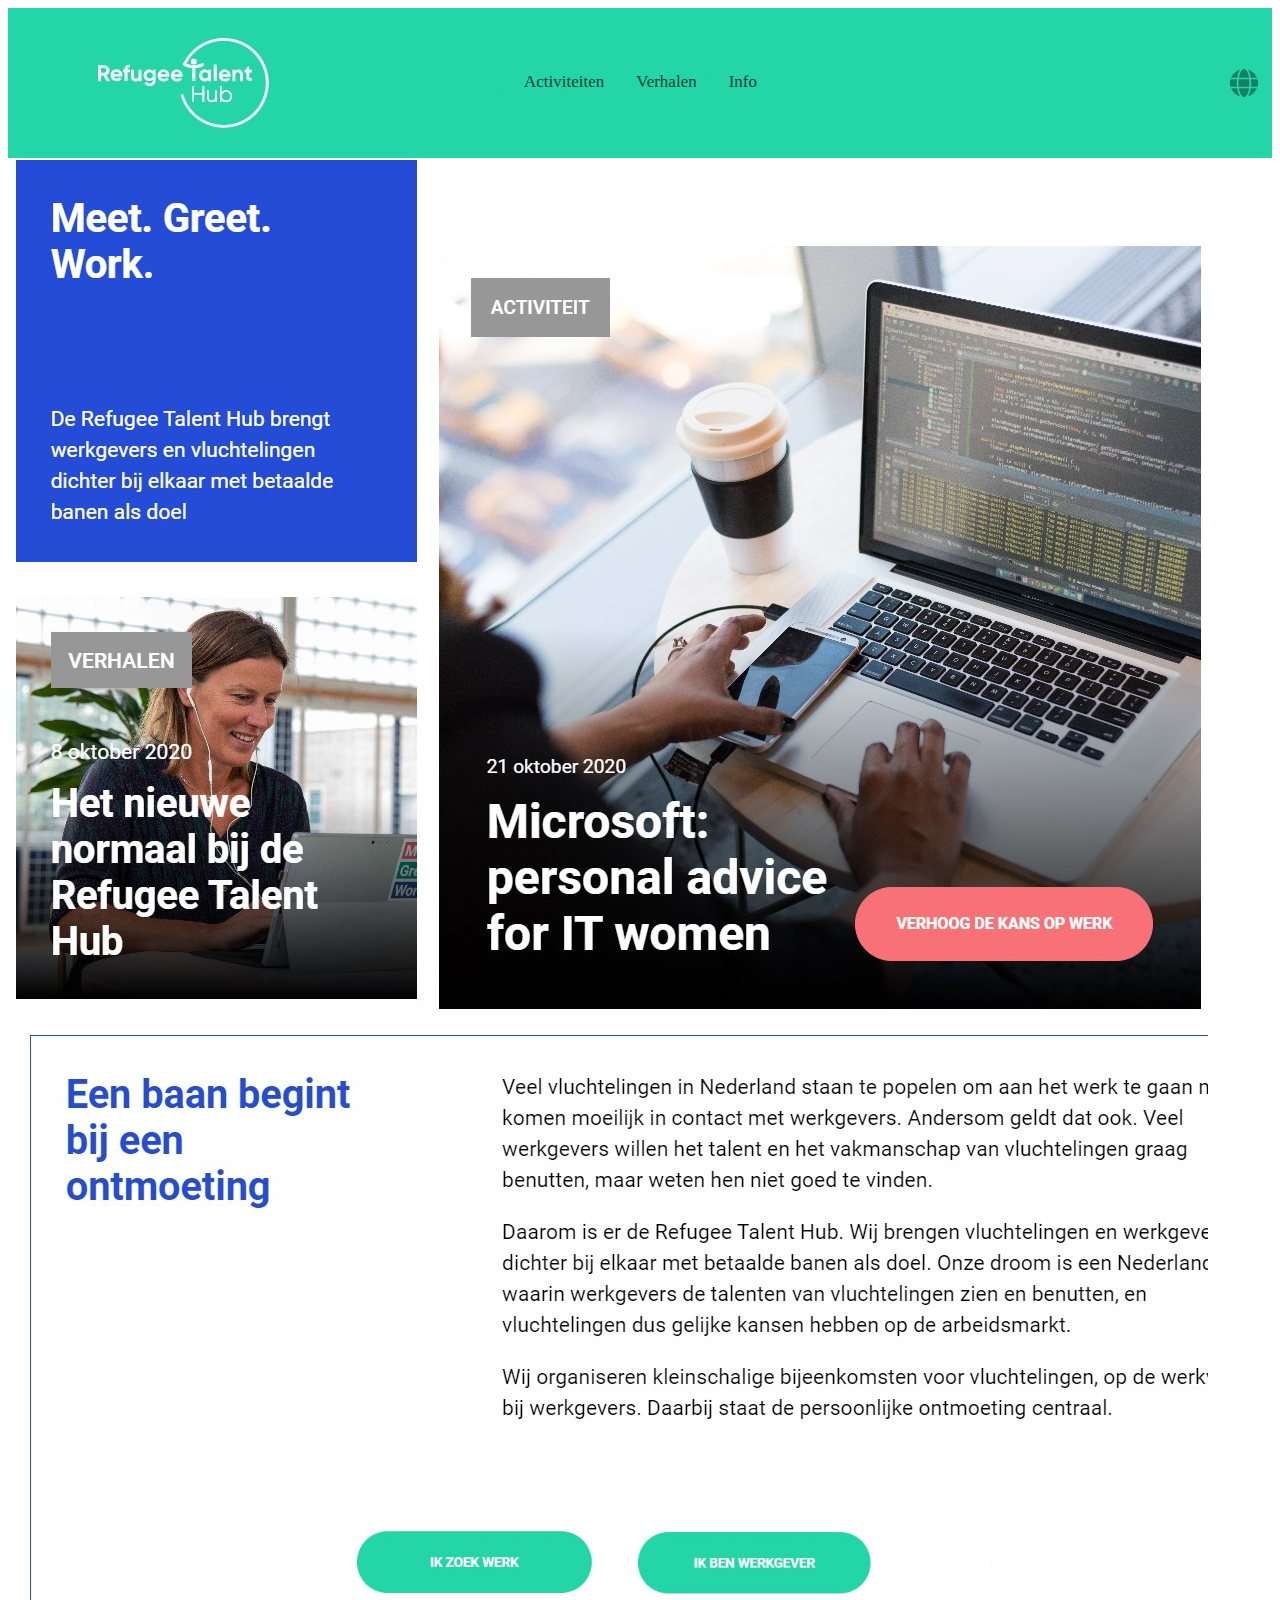
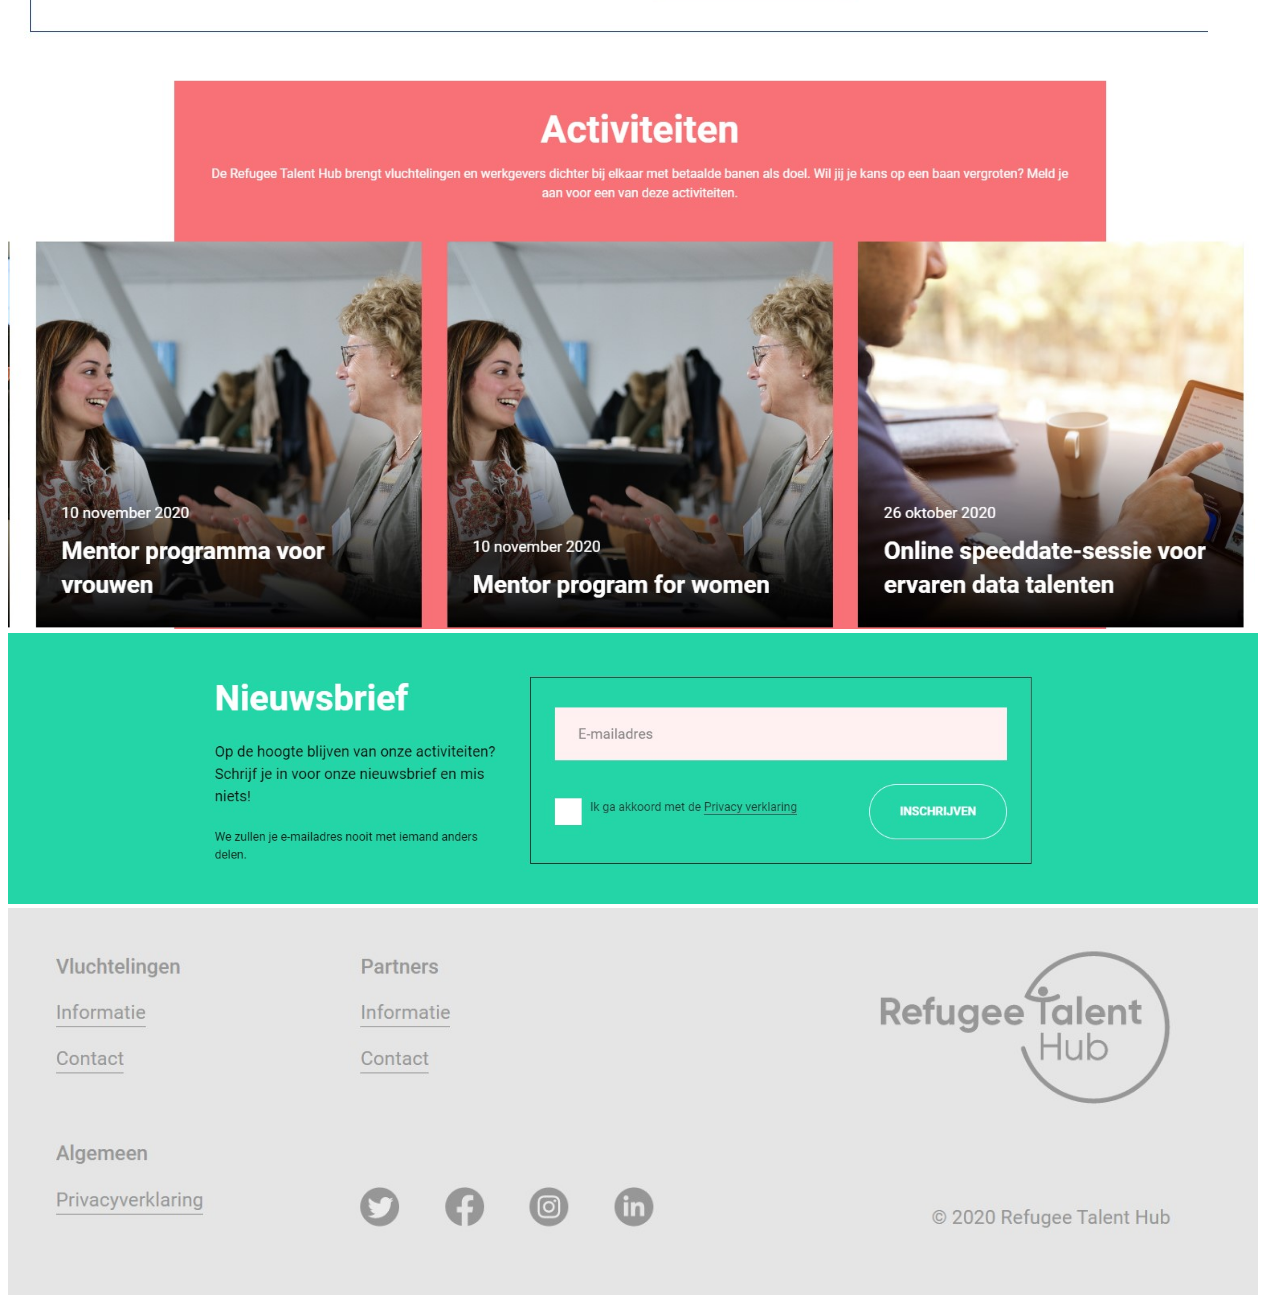
<file: refugee_talent.html>
<!DOCTYPE html>
<html>
<head>
  <link  rel="stylesheet">
  <title>Refugee Talent Hub</title>
  <style>	
	
	a {
	  float: left;
	  color: #0b4032;
	  text-align: center;
	  padding: 14px 16px;
	  text-decoration: none;
	  font-size: 17px;
	  position: relative;
      top: 50px;
      left: 500px;
	}

	#b{
	  float: left;
	  color: #0b4032;
	  text-align: center;
	  padding: 14px 16px;
	  text-decoration: none;
	  font-size: 17px;
	  position: relative;
      top: 500px;
      left: 330px;

	}

	#c{
	  float: left;
	  color: #0b4032;
	  text-align: center;
	  padding: 14px 16px;
	  text-decoration: none;
	  font-size: 17px;
	  position: relative;
      top: 488px;
      left: 330px;

	}


	</style>


</head>
<body>
	<div style="background-image: url('head_1.jpeg'); width: auto; height: 150px" >
	
		<a href="https://refugeetalenthub.com/activiteiten" >Activiteiten</a>
		<a href="https://refugeetalenthub.com/nieuws">Verhalen</a>
		<a href="https://refugeetalenthub.com/meer-info/ik-zoek-werk">Info</a>	
	</div>  
	<div>
		<div>
			<div><img src="pic2.jpeg">
				 <img src="pic3.jpeg">
			</div>			
		</div>	

	</div>

	<div style="background-image: url('pic5.jpeg'); width: 1200px; height: 640px; ">
		<a id="b" href="https://refugeetalenthub.com/meer-info/ik-zoek-werk" ><img src="pic6.jpeg"; height="70" ></a>
		<a id="c" href="https://refugeetalenthub.com/meer-info/ik-ben-werkgever" ><img src="pic7.jpeg"; height="90" ></a>		
	</div>
    <div>
		<img src="pic8.jpeg"; style="width: 1250px;">
	</div>
	<div>
		<img src="pic9.jpeg"; style="width: 1250px;">
	</div>
    <div>
		<img src="pic10.jpeg"; style="width: 1250px;">
	</div>
</body>
</html>
</file>
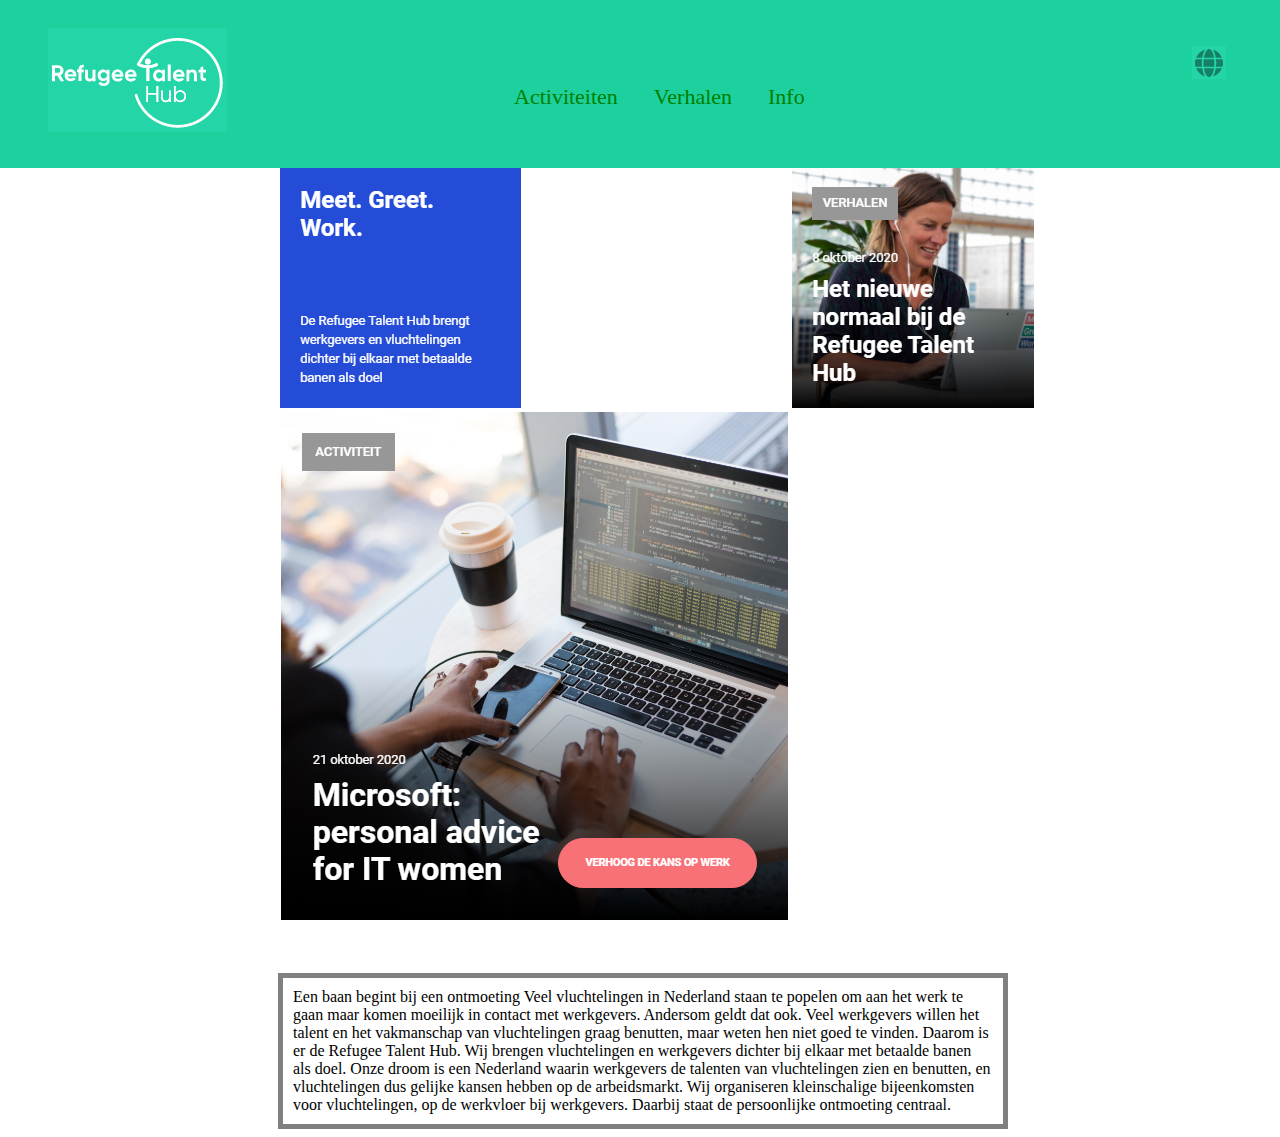
<file: refugeetalenthub.html>
<!DOCTYPE html>
<html>
<head>
	<title>refugeetalenthub.com</title>
	<style>
		.container {
  		   position: relative;  
  		   margin: -10px;		   
         }
         img {
         	float: left;
         }

		#img2 {
		  position: absolute;
		  top: 8px;
		  right: 16px;		  
		}
		
		ul {
		  list-style-type: none;
		  margin: 0;
		  padding: 0;
		}
		li {
		  text-decoration: none;
			display: inline;
		}
		li a {
			display: block;			
			text-align: center;
			padding: 14px 16px;
			text-decoration: none;
			display: inline;
			font-size: 22px;
			color: green;
		}
		.nav {
			margin-left: 500px;
			margin-top: 60px;
		}
		.text {
			width: 700px;
			padding: 10px;
			border: 5px solid gray;
			margin-top: 50px;
			margin-left: 270px;
		}

	</style>


</head>
<body style="height: 100%;">
	<div class="container" style="background-color: rgb(28,209,158);height: 170px">

		<ul>
			<li><a href=""><img id="img1" style="margin:30px 50px" src="refugeetalenthub.png" border="none"></a></li>
			<div class="nav">
				<li><a href="">Activiteiten</a> </li>
				<li><a href="">Verhalen</a> </li>
				<li><a href="">Info</a> </li>
			</div>
			<li><a href=""><img id="img2" style="margin: 40px" src="world.png" border="none"></a></li>						
		</ul>
	</div>
	<div>
		<table width="50" height="100" >
			<tr>
				<td>
					<tr>
					<td><img src="mavi.png"></td>
					<td><img id="img3" src="kadin.png"></td>
					</tr>
				</td>
				<td><img src="buyuk.png"></td>
			</tr>					
		</table>
	<div class="text">Een baan begint bij een ontmoeting
Veel vluchtelingen in Nederland staan te popelen om aan het werk te gaan maar komen moeilijk in contact met werkgevers. Andersom geldt dat ook. Veel werkgevers willen het talent en het vakmanschap van vluchtelingen graag benutten, maar weten hen niet goed te vinden.

Daarom is er de Refugee Talent Hub. Wij brengen vluchtelingen en werkgevers dichter bij elkaar met betaalde banen als doel. Onze droom is een Nederland waarin werkgevers de talenten van vluchtelingen zien en benutten, en vluchtelingen dus gelijke kansen hebben op de arbeidsmarkt.

Wij organiseren kleinschalige bijeenkomsten voor vluchtelingen, op de werkvloer bij werkgevers. Daarbij staat de persoonlijke ontmoeting centraal.
		
	</div>
	
</body>
</html>
</file>
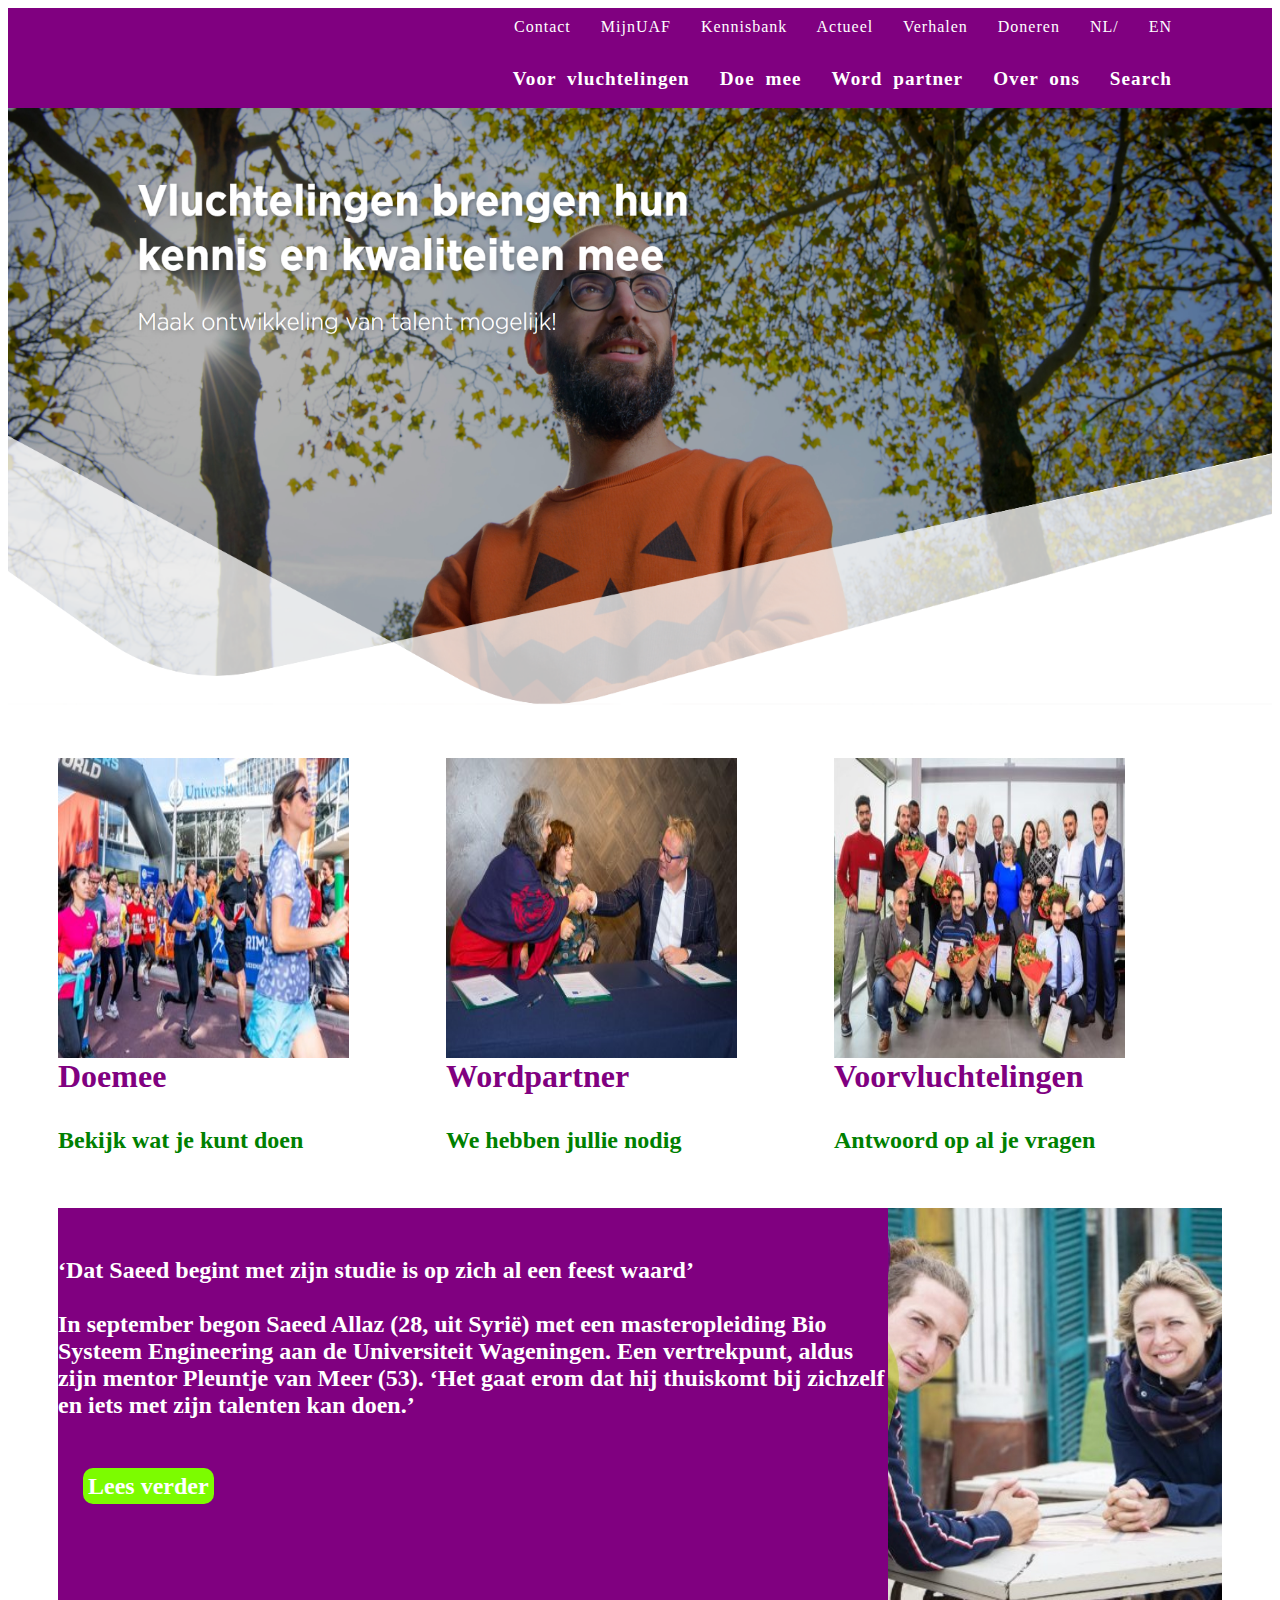
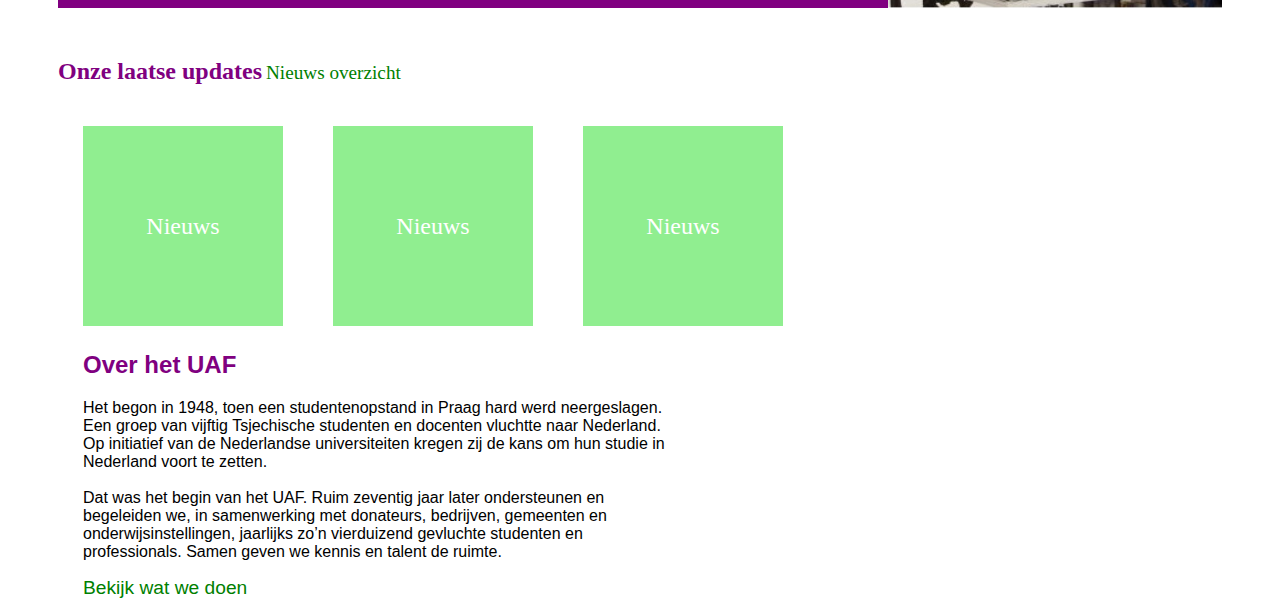
<file: week1_assignment.html>
<!DOCTYPE html>
<html>
    <title>Stichting voor Vlucteling-Studenten - UAF</title>
    <meta charset="utf-8">
    <meta name="viewport" content="width=device-width initial-scale=1.0">
    <link rel="stylesheet" type="text/css" href="week1_assignment.css">
<head>
<body>
    <header>
        <div class="Header1">
            <a class="aHeader" href="">Contact</a>
            <a class="aHeader" href="">MijnUAF</a>
            <a class="aHeader" href="">Kennisbank</a>
            <a class="aHeader" href="">Actueel</a>
            <a class="aHeader" href="">Verhalen</a>
            <a class="aHeader" href="">Doneren</a>
            <a class="aHeader" href="">NL</a>/
            <a class="aHeader" href="">EN</a>
        </div>
    </header>
    <nav>
        <div class="Nav1">
            <a class="aNav" href="">Voor vluchtelingen</a>
            <a class="aNav" href="">Doe mee</a>
            <a class="aNav" href="">Word partner</a>
            <a class="aNav" href="">Over ons</a>
            <a class="aNav" href="">Search</a>
        </div>
    </nav>
    <section id="main">
        <img src="main.jpg" alt="Main Page Image">
    </section>
    <section id="activities">
        <div>
            <img src="running.jpeg">
            <p>Doemee</p>
            <a class="aActivities" href="">Bekijk wat je kunt doen</a>
        </div>
        <div>
            <img src="shake.jpg">
            <p>Wordpartner</p>
            <a class="aActivities" href="">We hebben jullie nodig</a>
        </div>
        <div>
            <img src="certificate.jpg">
            <p>Voorvluchtelingen</p>
            <a class="aActivities" href="">Antwoord op al je vragen</a>
        </div>
    </section>
    <div id="meeting">
        
        <p style="padding-top: 25px">‘Dat Saeed begint met zijn studie is op zich al een feest waard’ <br>
            <br>In september begon Saeed Allaz (28, uit Syrië) met een masteropleiding Bio Systeem Engineering aan de Universiteit Wageningen.
            Een vertrekpunt, aldus zijn mentor Pleuntje van Meer (53). ‘Het gaat erom dat hij thuiskomt bij zichzelf en iets met zijn talenten kan doen.’
            <br><br><br>
            <a class="aMeeting" href="" style="color:white; background: lawngreen; margin-left: 25px; padding:5px; border-radius: 10px;">Lees verder</a>
        </p>        
        <img src="meeting.jpg">
    </div>
    </section>
    <section id="updates">
        <div id="updatesHead">
            <p><span style="color:purple; font-size:x-large; font-weight: bold;">Onze laatse updates</span>
                <a href="" style="text-align:right; color:green; font-size: larger; text-decoration: none;">Nieuws overzicht</a></p>
        </div>
        <div class="newsBox">
            <a style="color:white; text-decoration:none" href="">Nieuws</a>
        </div>
        <div class="newsBox">
            <a style="color:white; text-decoration:none" href="">Nieuws</a>        
        </div>
        <div class="newsBox">
            <a style="color:white; text-decoration:none" href="">Nieuws</a>        
        </div>
    <section>
        <div id="aboutUs">
            <h2 style="color:purple">Over het UAF</h2>
            <p>Het begon in 1948, toen een studentenopstand in Praag hard werd neergeslagen. 
                Een groep van vijftig Tsjechische studenten en docenten vluchtte naar Nederland. 
                Op initiatief van de Nederlandse universiteiten kregen zij de kans om hun studie 
                in Nederland voort te zetten.
            <br>
            <br>
                Dat was het begin van het UAF. Ruim zeventig jaar later ondersteunen en begeleiden 
                we, in samenwerking met donateurs, bedrijven, gemeenten en onderwijsinstellingen, 
                jaarlijks zo’n vierduizend gevluchte studenten en professionals. Samen geven we kennis en talent de ruimte.
            </p>
                <a href="" style="text-align:right; color:green; font-size: larger; text-decoration: none;">Bekijk wat we doen</a></p>
        </div>
    </section>
        
    <footer>
    </footer>

</body>
</head>   
</html>
</file>
<file: week1_assignment.css>
div.Header1 {
height: 40px;
background:purple;
color: white;
margin:auto;
padding-right: 100px;
padding-top: 10px;
text-align: right;
word-spacing:25px;
letter-spacing: 1px;
}

a.aHeader {
    color:white;
    text-decoration: none;
}

div.Nav1 {
    height: 40px;
    background:purple;
    color: white;
    margin:auto;
    padding-right: 100px;
    padding-top: 10px;
    text-align: right;
    word-spacing:25px;
    letter-spacing: 1px;
    
}

a.aNav {
    color:white;
    text-decoration: none;
    word-spacing:5px;
    font-size: larger;
    font-weight: bold;
}

section#main {
    height: 600px;
    margin:auto;
}

section#main img {
    width: 100%;
    height: 100%;
}

section#activities img {
    float: left;
    width: 75%;
    height: 75%;
}

section#activities {
    height: 400px;
    margin: 50px;
    padding: 100px,25px,100px,25px;
    display: flex;
}

section#activities p {
    color: purple;
    font-size: xx-large;
    font-weight: bold;
}

section#activities a{
    color:green;
    text-decoration: none;
    font-size: x-large;
    font-weight: bold;
    text-align: center;
}

div#meeting a {
    color:green;
    text-decoration: none;
    font-size: x-large;
    font-weight: bold;
    text-align: center;
}

div#meeting img {
    width: 40%;
    height: 100%;
}

div#meeting {
    height: 400px;
    margin: 50px;
    background-color: purple;
    color: white;
    text-align: left;
    font-weight: bold;
    font-size: x-large;
    display: flex;
}

section#updates {
    height: 300px;
    width: 800px;
    margin: 50px;
}

div.newsBox {
    height: 200px;
    width: 200px;
    margin: 25px;
    background-color: lightgreen;
    color: white;
    font-size: x-large;
    text-align: center;
    float: left;
    display: flex;
    flex-direction: row;
    flex-wrap: wrap ;
    justify-content: center;
    align-content: center;
    
}

div#aboutUs {
    height: 300px;
    width: 600px;
    margin: 25px;
    font-family: Arial;
}

div#Footer1 {
height: 200px;
background:purple;
color: white;
margin:auto;
padding-right: 100px;
padding-top: 10px;
text-align: center;
letter-spacing: 1px;
}
</file>
